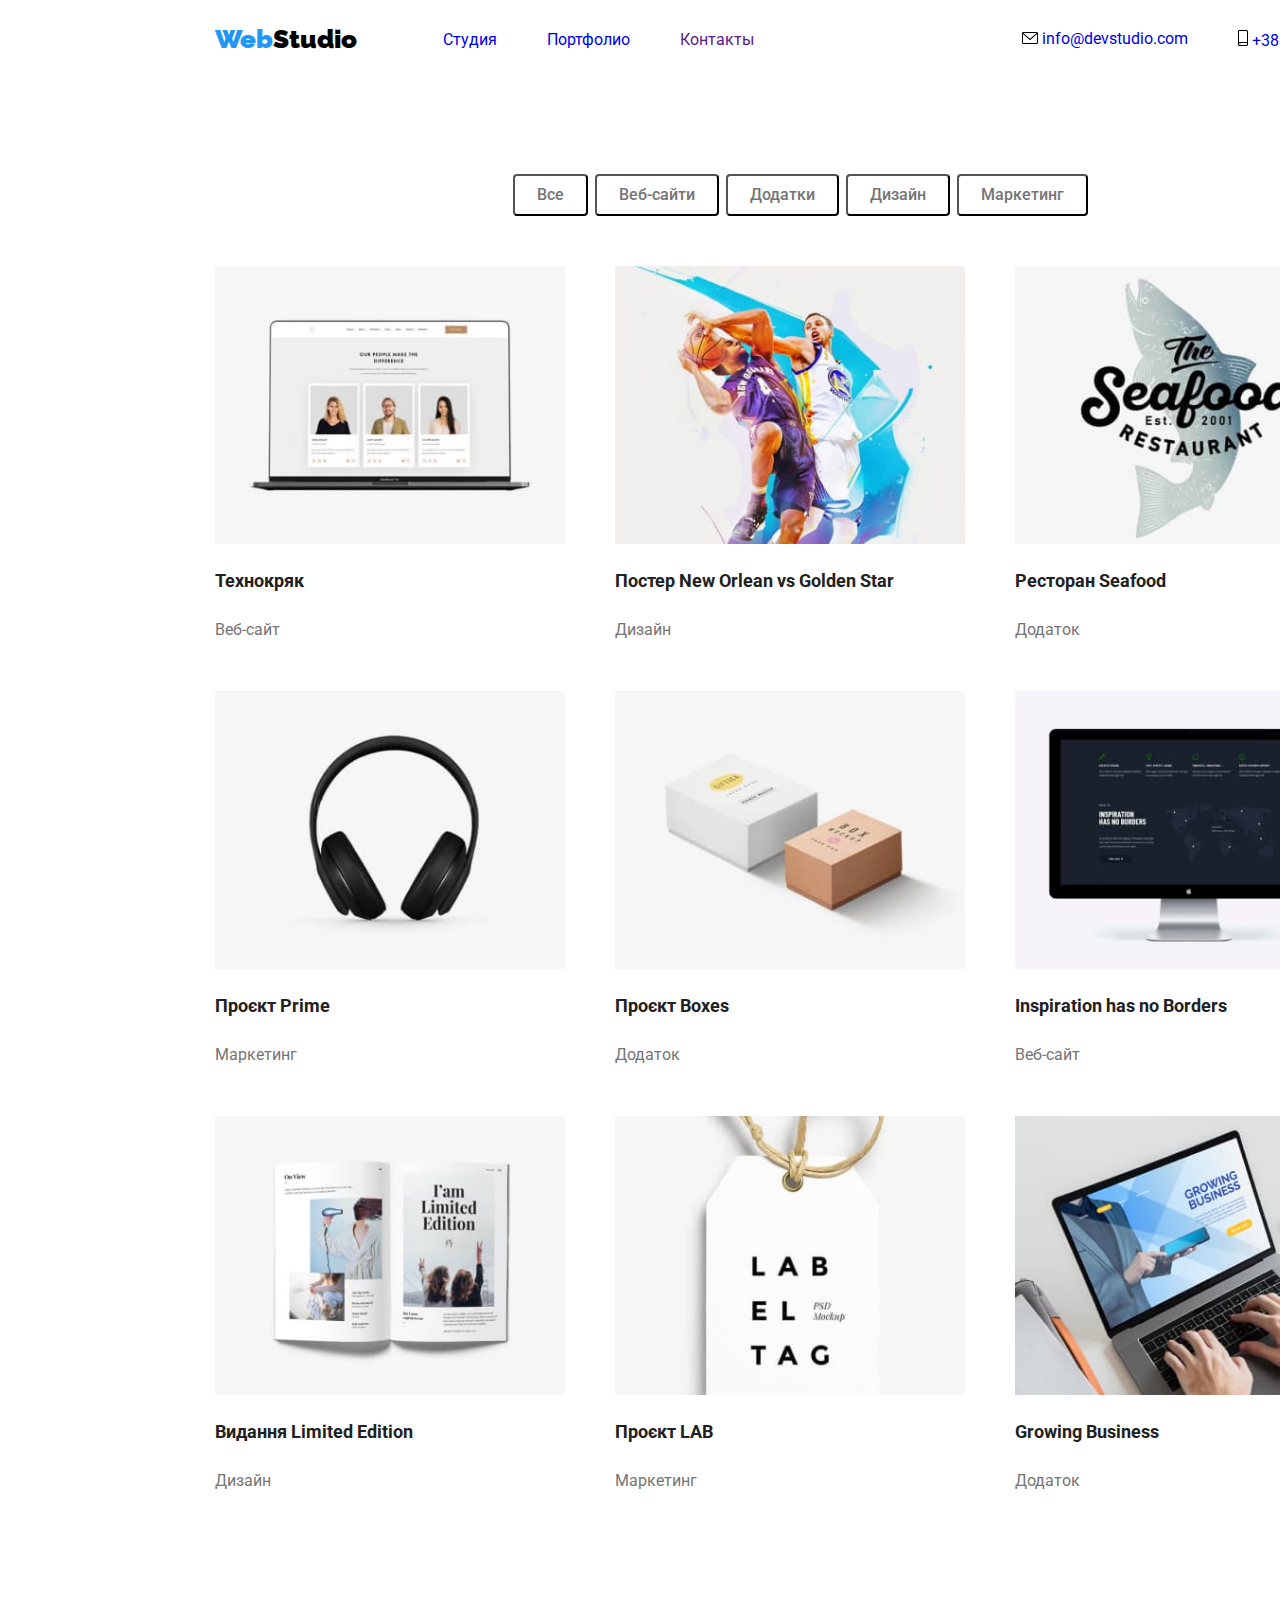
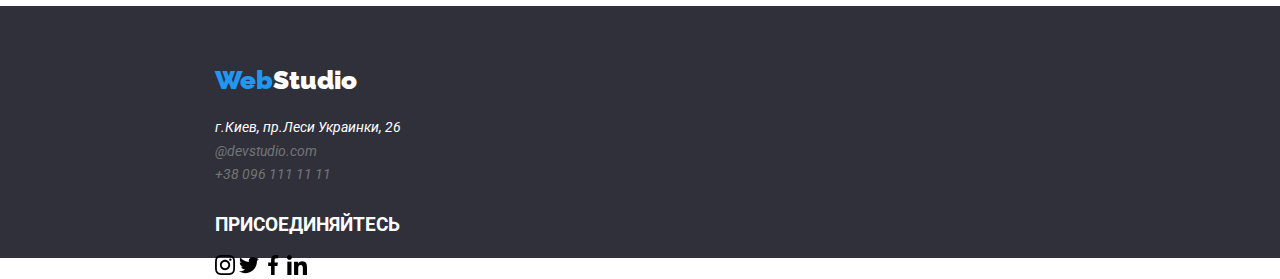
<file: portfolio.html>
<!DOCTYPE html>
<html lang="ru">
  <head>
    <meta charset="UTF-8" />
    <meta http-equiv="X-UA-Compatible" content="IE=edge" />
    <meta name="viewport" content="width=device-width, initial-scale=1.0" />

    <title>работа 2</title>
    <link
      rel="stylesheet"
      href="https://cdnjs.cloudflare.com/ajax/libs/modern-normalize/1.0.0/modern-normalize.min.css"
    />
    <link rel="stylesheet" href="./css/styles.css" />
    <link
      href="https://fonts.googleapis.com/css2?family=Raleway:wght@700&family=Roboto:wght@400;500;700;900&display=swap"
      rel="stylesheet"
    />
  </head>
  <body>
    <header>
      <div class="container">
        <nav class="main-nav">
          <a class="logo web" href="./index.html">
            Web<span class="logo studio">Studio</span>
          </a>

          <ul class="navig">
            <li class="item-nav">
              <a class="link" href="./index.html">Студия</a>
            </li>
            <li class="item-nav">
              <a class="link" href="./portfolio.html">Портфолио</a>
            </li>
            <li class="item-nav"><a class="link" href="">Контакты</a></li>
          </ul>

          <ul class="autor">
            <li class="item-nav">
              <a class="item-nav__link" href="mailto:info@devstudio.com">
                <svg class="autor-icon" width="16" height="12">
                  <use href="./images/envelope.svg#envelope"></use>
                                  </svg>
                info@devstudio.com</a
              >
            </li>
            <li class="item-nav">
              <a class="item-nav__link" href="tel:+380961111111">
                <svg class="autor-icon" width="10" height="16">
                  <use href="./images/smartphone.svg#smartphone"></use>
                </svg>
                +38 096 111 11 11
              </a>
            </li>
          </ul>
        </nav>
      </div>
    </header>

    <main>
      <section class="section">
        <div class="container">
          <ul class="filtr">
            <li>
              <button type="button" class="button-filtr">Все</button>
            </li>
            <li>
              <button type="button" class="button-filtr">Веб-сайти</button>
            </li>
            <li>
              <button type="button" class="button-filtr">Додатки</button>
            </li>
            <li>
              <button type="button" class="button-filtr">Дизайн</button>
            </li>
            <li>
              <button type="button" class="button-filtr">Маркетинг</button>
            </li>
          </ul>
        </div>

        <div class="container">
          <ul class="projekt">
            <li class="exampl">
              <a class="card" href="">
              <img
                class="link"
                src="./images/tehnokr.jpg"
                alt="На мониторе три фото людей"
                width="350"
              />
              <h2 class="if-projekt">Технокряк</h2>
              <p class="wo-projekt">Веб-сайт</p>
              </a>
            </li>
            <li class="exampl">
              <a class="card" href="">

              <img
                class="link"
                src="./images/basket.jpg"
                alt="Постер игры в баскетбол"
                width="350"
              />
              <h2 class="if-projekt">Постер New Orlean vs Golden Star</h2>
              <p class="wo-projekt">Дизайн</p>
              </a>
             </li>
            <li class="exampl">
              <a class="card" href="">
              <img
                class="link"
                src="./images/kafe.jpg"
                alt="Логотип ресторана"
                width="350"
              />
              <h2 class="if-projekt">Ресторан Seafood</h2>
              <p class="wo-projekt">Додаток</p>
            </a>
          </li>
          
               <li class="exampl">
              <a class="card" href="">
              <img
                class="link"
                src="./images/naush.jpg"
                alt="Наушники"
                width="350"
              />
              <h2 class="if-projekt">Проєкт Prime</h2>
              <p class="wo-projekt">Маркетинг</p>
            </a></li>
              
               <li class="exampl">
              <a class="card" href="">
              <img
                class="link"
                src="./images/box.jpg"
                alt="Две коробки"
                width="350"
              />
              <h2 class="if-projekt">Проєкт Boxes</h2>
              <p class="wo-projekt">Додаток</p>
            </a></li>
              
               <li class="exampl">
              <a class="card" href="">
              <img
                class="link"
                src="./images/monitor.jpg"
                alt="Монитор"
                width="350"
              />
              <h2 class="if-projekt">Inspiration has no Borders</h2>
              <p class="wo-projekt">Веб-сайт</p>
            </a></li>
              
               <li class="exampl">
              <a class="card" href="">
              <img
                class="link"
                src="./images/book.jpg"
                alt="Книга"
                width="350"
              />
              <h2 class="if-projekt">Видання Limited Edition</h2>
              <p class="wo-projekt">Дизайн</p>
            </a></li>
              
               <li class="exampl">
              <a class="card" href="">
              <img
                class="link"
                src="./images/lab.jpg"
                alt="Ярлык"
                width="350"
              />
              <h2 class="if-projekt">Проєкт LAB</h2>
              <p class="wo-projekt">Маркетинг</p>
            </a></li>
              
               <li class="exampl">
              <a class="card" href="">
              <img
                class="link"
                src="./images/gaj.jpg"
                alt="Ноутбук"
                width="350"
              />
              <h2 class="if-projekt">Growing Business</h2>
              <p class="wo-projekt">Додаток</p>
            </a></li>
          
         </ul>
        </div>
      </section>
    </main>
    <footer>
      <section class="footer">
        <div class="container">
          <div class="list-end">
            <div class="list-main">
              <a class="logo web" href="/index.html">
                Web<span class="color-addr">Studio</span>
              </a>
              <address>
                <ul class="rekvizity">
                  <li class="color-addr">г.Киев, пр.Леси Украинки, 26</li>
                  <li class="color-mail">
                    <a href="mailto:info@devstudio.com"></a>@devstudio.com
                  </li>
                  <li class="color-mail">
                    <a href="tel:+380961111111"></a>+38 096 111 11 11
                  </li>
                </ul>
              </address>
            </div>
            <div class="socialnet">
              <h3 class="titl-cr color-addr">ПРИСОЕДИНЯЙТЕСЬ</h3>
              <div class="cotial">
                <a class="buttonn foot" href="">
   <svg class="buttonn-icon foott" width='20px' height="20px">
<use href="./images/instagram.svg#instagram"></use>
</svg>
</a>

<a class="buttonn foot" href="">
<svg class="buttonn-icon foott" width='20px' height="20px">
<use href="./images/twitter.svg#twitter"></use>
</svg></a>


<a class="buttonn foot" href="">
<svg class="buttonn-icon foott" width='20px' height="20px">
<use href="./images/facebook.svg#facebook"></use>
</svg></a>

<a class="buttonn foot" href="">
<svg class="buttonn-icon foott" width='20px' height="20px">
<use href="./images/linkedin.svg#linkedin"></use>
</svg></a>
</div>
            </div>
          </div>
        </div>
      </section>
    </footer>
  </body>
</html>
</file>
<file: css/styles.css>
:root {
  --accent: #2196f3;
  --accentt: #000000;
  --col-htext: #212121;
  --col-text: #757575;
  --col-fon: #ffffff;
}
body {
  width: 1600px;
  font-family: "Roboto", "Verdana", sans-serif;
  letter-spacing: 3%;
  color: var(--col-text);
  background-color: var(--col-fon);
}
a {
  text-decoration: none;
}
ul {
  list-style: none;
  padding: 0;
  margin: 0;
}
/*логотип*/
.logo {
  font-family: "Raleway";
  font-size: 26px;
  font-weight: 900;
  text-decoration: none;
}
.web {
  color: var(--accent);
}
.studio {
  color: var(--accentt);
}

/* container */
.container {
  width: 1200px;
  padding-left: 15px;
  padding-right: 15px;
  margin-left: auto;
  margin-right: auto;
}

/* main-nav */
.main-nav {
  display: flex;
  align-items: center;
  height: 80px;
  padding: 0;
}

.logo {
  margin-right: 43px;
}

/* navig */
.navig {
  display: flex;
}
/* выполняется с последнего элемента к первому - убирает крайнюю геометрию - слева) */
.navig .item-nav + .item-nav {
  margin-left: 50px;
}
.navig .link {
  padding-top: 25px;
  padding-bottom: 25px;
}
.autor {
  display: flex;
  margin-left: auto;
}
.autor .item-nav + .item-nav {
  margin-left: 50px;
}
/*шапка*/
.shapka {
  display: block;
  text-align: center;
  width: 1600px;
  height: 600px;
  padding-top: 200px;
  background-color: #2f303a;
}
h1 {
  width: 696px;
  margin: auto;
  margin-bottom: 30px;
  font-weight: 900;
  font-size: 44px;
  line-height: 1.4;
  letter-spacing: 6%;

  color: var(--col-fon);
}
/*кнопкa*/
.button {
  min-width: 216px;
  height: 50px;
  padding: 10px 32px;
  color: var(--accent2);
  background-color: var(--col-fon);
  border-radius: 4px;
  font-weight: 700;
  font-size: 16px;
  line-height: 1.8;
  letter-spacing: 6%;
}
button:hover,
button:focus {
  cursor: pointer;
  color: var(--col-fon);
  background-color: var(--accent);
}

/* H2 */
.title {
  color: var(--col-htext);
  font-weight: 700;
  font-size: 36px;
  line-height: 1.2;
  text-align: center;
}

/* section */
.section {
  padding-top: 94px;
  padding-bottom: 94px;
}
.item + .item {
  margin-left: 30px;
}

/*criter*/
.criter {
  display: flex;
  justify-content: space-between;
}
.criter .item {
  display: block;
  width: 270px;
}
.criter .text-cr {
  display: block;

  font-size: 14px;
  line-height: 1.7;
  color: var(--col-text);
}

/*work*/
.work {
  display: flex;
  justify-content: space-between;
}

/* team */
.work.team {
  display: block;
}
.team.if-work,
.team.prof-work {
  text-align: center;
}
.if-work {
  font-weight: 700;
  font-size: 18px;
  line-height: 2;
  text-align: center;
  color: var(--col-htext);
}
.prof-work {
  font-size: 16px;
  line-height: 1.17;
  text-align: center;
  color: var(--col-text);
}

/* footer */
.footer {
  display: block;
  width: 1600px;
  height: 252px;
  padding-top: 60px;
  margin-bottom: 0;
  background-color: #2f303a;
}

.footer .container .studio {
  color: var(--col-fon);
}
.rekvizity {
  display: block;
  width: 231px;
  padding-top: 20px;
  padding-bottom: 9px;
  font-size: 14px;
  line-height: 1.7;
  letter-spacing: 3%;
}
.color-addr {
  color: var(--col-fon);
}
.color-mail {
  color: var(--col-fon) 60%;
}

/* портфолио - проект */
.projekt .if-projekt {
  font-weight: 700;
  font-size: 18px;
  line-height: 36px;
  letter-spacing: 6%;
  color: var(--col-htext);
}
.projekt .wo-projekt {
  font-size: 16px;
  line-height: 30px;
  letter-spacing: 3%;
  color: var(--col-text);
}

/* filtr */
.filtr {
  display: flex;
  justify-content: space-between;
  width: 575px;
  margin-left: auto;
  margin-right: auto;
  margin-bottom: 50px;
}

.button-filtr {
  padding: 6px 22px;
  color: var(--accent2);
  background-color: var(--col-fon);
  border-radius: 4px;
  font-weight: 500;
  font-size: 16px;
  line-height: 1.6;
  letter-spacing: 3%;
  text-align: center;
}
.button-filtr:hover,
.button-filtr:focus {
  cursor: pointer;
  color: var(--col-fon);
  background-color: var(--accent);
}

/* projekt */
.projekt {
  display: flex;
  flex-wrap: wrap;
}
.exampl {
  display: block;
  width: 370px;
  margin-right: 30px;
  margin-bottom: 30px;
  border-bottom-width: 1px;
  border-bottom-color: #eeeeee;
}
.exampl:nth-child(3n) {
  margin-right: 0;
}
.exampl:nth-last-child(-n + 3) {
  margin-bottom: 0;
}
</file>
